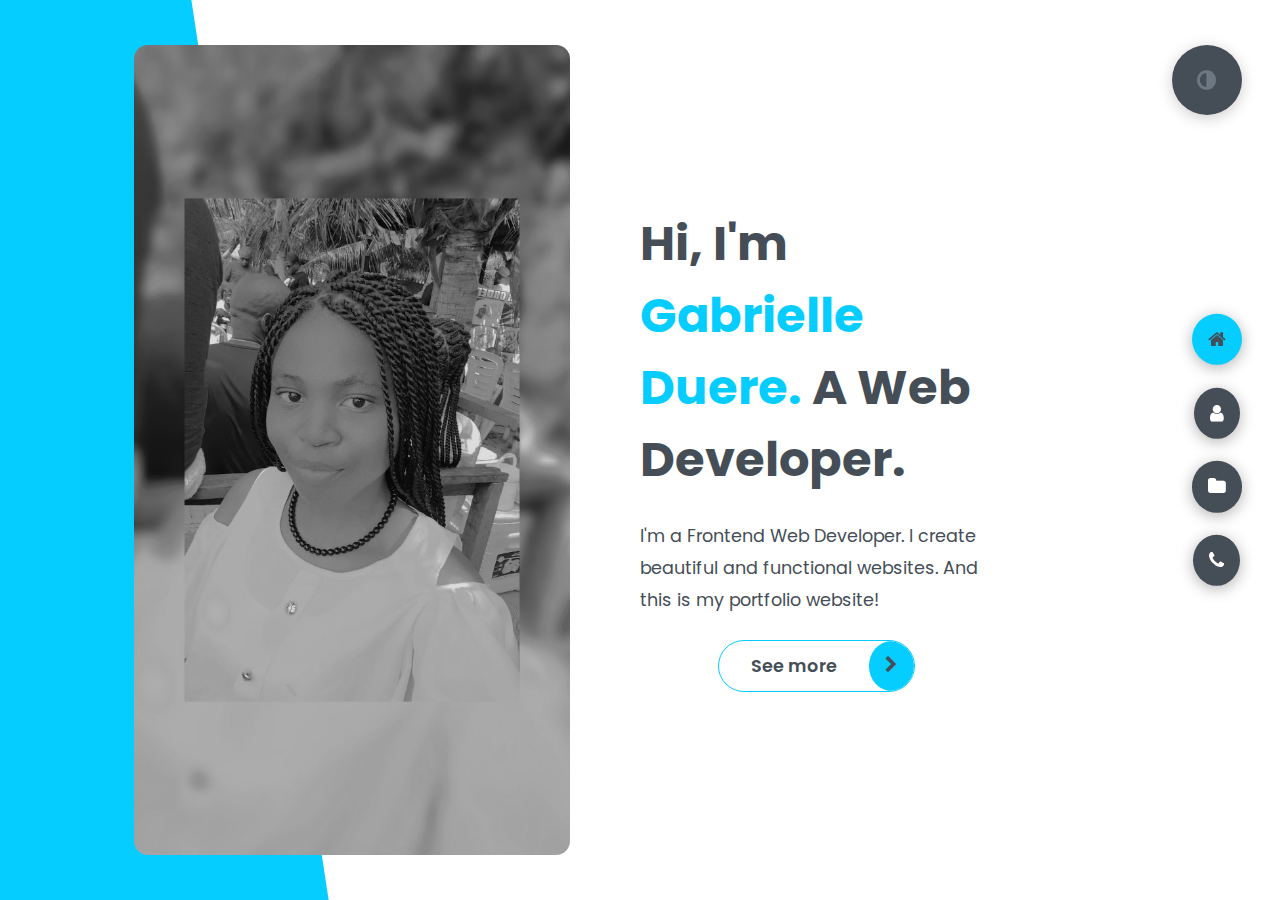
<file: index.html>
<!DOCTYPE html>
<html lang="en">
<head>
    <meta charset="UTF-8">
    <meta http-equiv="X-UA-Compatible" content="IE=edge">
    <meta name="viewport" content="width=device-width, initial-scale=1.0">
    <link rel="stylesheet" href="https://stackpath.bootstrapcdn.com/font-awesome/4.7.0/css/font-awesome.min.css" />
    <link rel="stylesheet" href="styles.css">
    <link rel="preconnect" href="https://fonts.googleapis.com">
    <link rel="preconnect" href="https://fonts.gstatic.com" crossorigin>
    <link href="https://fonts.googleapis.com/css2?family=Poppins:ital,wght@0,100;0,200;0,300;0,400;0,500;0,600;0,700;0,800;0,900;1,100;1,200;1,300;1,400;1,500;1,600;1,700;1,800;1,900&display=swap" rel="stylesheet">
    <title>Portfolio</title>
</head>
<body class="main-content light-mode">
    <header class="section sec1 header active" id="home">
        <div class="header-content">
            <div class="left-header">
                <div class="h-shape"></div>
                <div class="image">
                    <img src="/images/hero.jpg" alt="">
                </div>
            </div>
            <div class="right-header">
                <h1 class="name">
                    Hi, I'm <span class="name">Gabrielle Duere.</span>
                    A Web Developer.
                </h1>
                <p>
                    I'm a Frontend Web Developer. I create beautiful and functional websites.
                    And this is my portfolio website!
                </p>
                <div class="btn-con">
                    <a href="../pages/about.html" class="main-btn">
                        <span class="btn-text">
                            See more
                        </span>
                        <span class="btn-icon">
                            <i class="fa fa-chevron-right"></i>
                        </span>
                    </a>
                </div>
                
            </div>
        </div>
    </header>
    <div class="controls">
        <a href="/index.html"><div class="control con-1 active-btn" data-id="home"><i class="fa fa-home"></i></div></a>
        <a href="/pages/about.html"><div class="control con-2" data-id="about"><i class="fa fa-user"></i></div></a>
        <a href="/pages/portfolio.html"><div class="control con-3" data-id="portfolio"><i class="fa fa-folder"></i></div></a>
        <a href="/pages/contact.html"><div class="control con-5" data-id="contact"><i class="fa fa-phone"></i></div></a>
    </div>

    <div class="theme-btn">
        <i class="fa fa-adjust"></i>
    </div>

    <script src="app.js"></script>
</body>
</html>
</file>
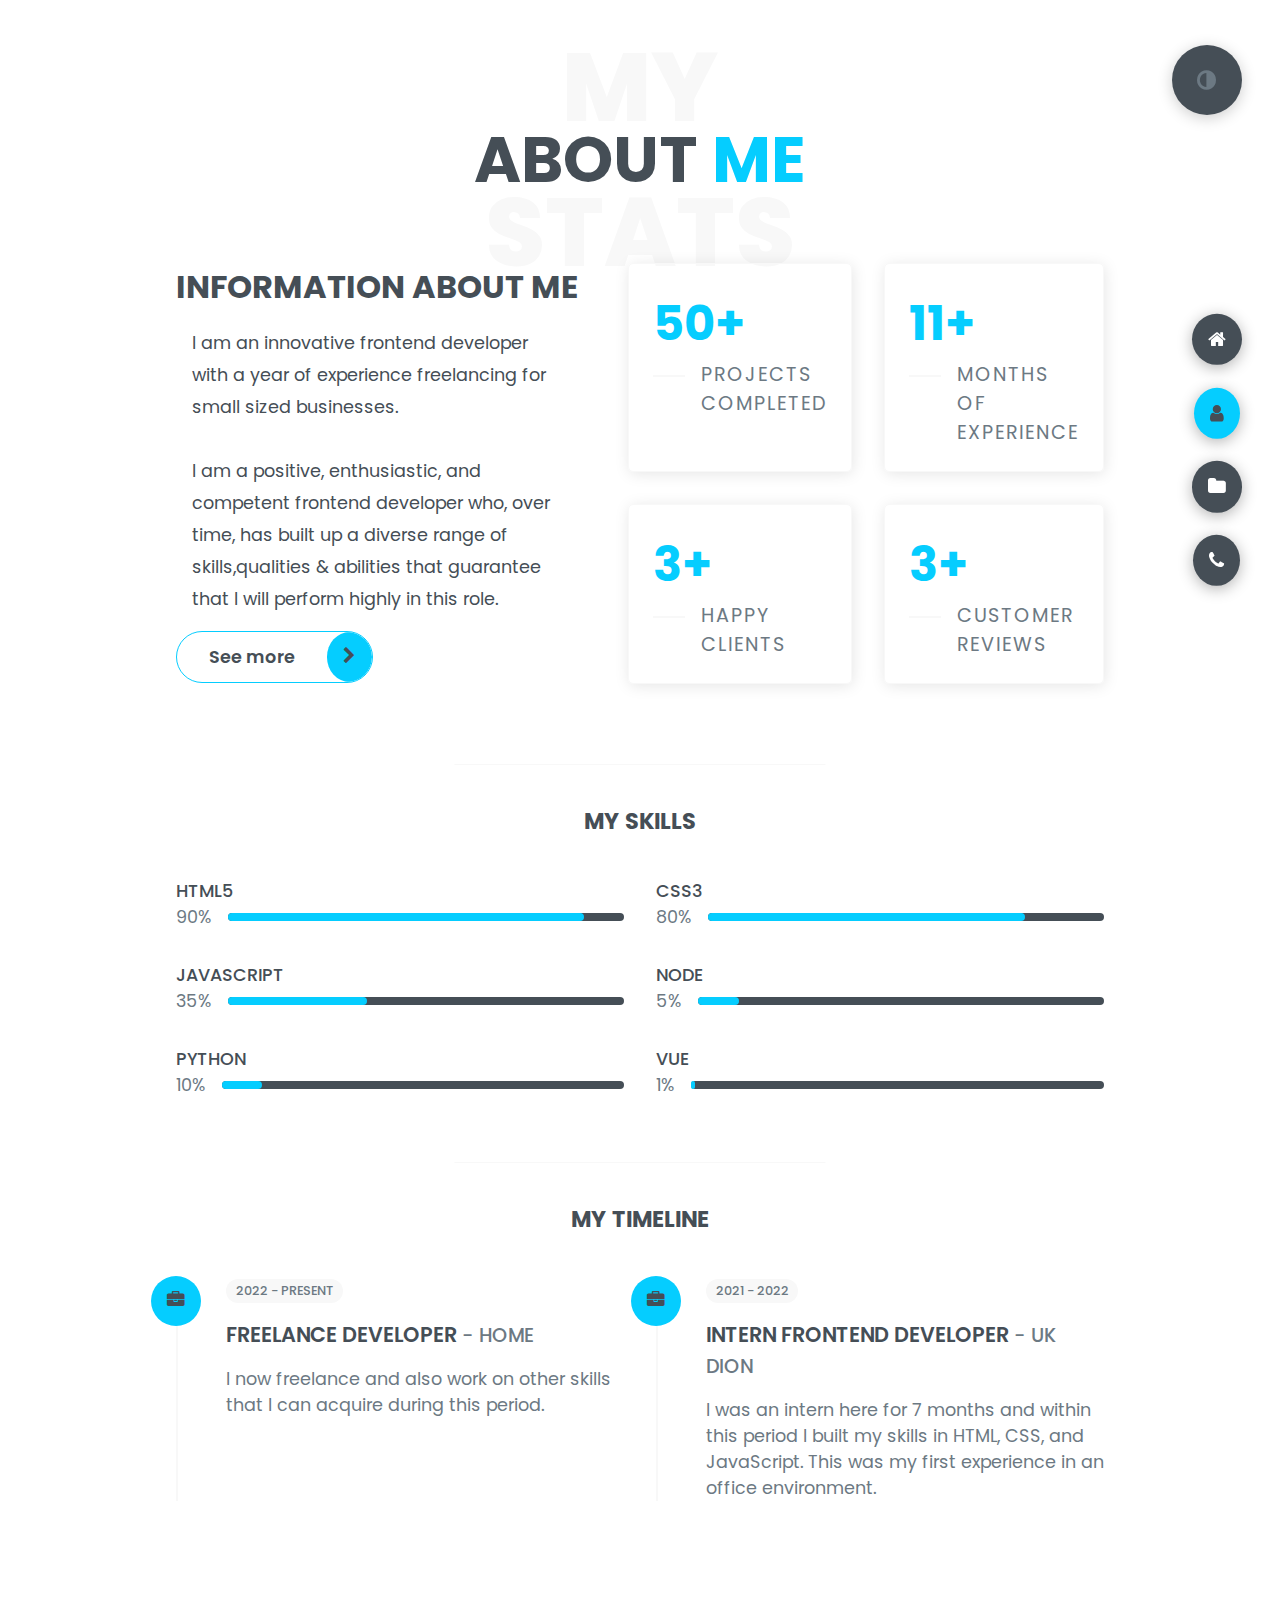
<file: pages/about.html>
<!DOCTYPE html>
<html lang="en">
    <head>
        <meta charset="utf-8">
        <meta name="viewport" content="width=device-width, initial-scale=1, shrink-to-fit=no">
        
        <!-- SEO Meta Tags -->
        <meta name="description" content="Your description">
        <meta name="author" content="Your name">
    
        <!-- OG Meta Tags to improve the way the post looks when you share the page on Facebook, Twitter, LinkedIn -->
        <meta property="og:site_name" content="" /> <!-- website name -->
        <meta property="og:site" content="" /> <!-- website link -->
        <meta property="og:title" content=""/> <!-- title shown in the actual shared post -->
        <meta property="og:description" content="" /> <!-- description shown in the actual shared post -->
        <meta property="og:image" content="" /> <!-- image link, make sure it's jpg -->
        <meta property="og:url" content="" /> <!-- where do you want your post to link to -->
        <meta name="twitter:card" content="summary_large_image"> <!-- to have large image post format in Twitter -->
    
        <!-- Webpage Title -->
        <title>About Page</title>
        
        <!-- Styles -->
        <link rel="stylesheet" href="https://stackpath.bootstrapcdn.com/font-awesome/4.7.0/css/font-awesome.min.css" />

    <link rel="stylesheet" href="../styles.css">

    <link rel="preconnect" href="https://fonts.googleapis.com">

    <link rel="preconnect" href="https://fonts.gstatic.com" crossorigin>

    <link href="https://fonts.googleapis.com/css2?family=Poppins:ital,wght@0,100;0,200;0,300;0,400;0,500;0,600;0,700;0,800;0,900;1,100;1,200;1,300;1,400;1,500;1,600;1,700;1,800;1,900&display=swap" rel="stylesheet">

        <!-- Favicon  -->
        <link rel="icon" href="images/favicon.png">
    </head>
<body class="main-content light-mode">
    <main>
        <section class="section sec2 about active" id="about">
            <div class="main-title">
                <h2>About <span>me</span> <span class="bg-text">my stats</span></h2>
            </div>
            <div class="about-con">
                <div class="left-about">
                    <h4>Information About Me</h4>
                    <p>
                        I am an innovative frontend developer with a year of experience 
                        freelancing for small sized businesses. <br> <br> I am a positive, 
                        enthusiastic, and competent frontend developer who, over time, 
                        has built up a diverse range of skills,qualities & abilities that 
                        guarantee that I will perform highly in this role.
                    </p>
                    <div class="btn-con">
                        <a href="/pages/portfolio.html" class="main-btn">
                            <span class="btn-text">
                                See more
                            </span>
                            <span class="btn-icon">
                                <i class="fa fa-chevron-right"></i>
                            </span>
                        </a>
                    </div>
                </div>
                <div class="right-about">
                    <div class="about-item">
                        <div class="abt-text">
                            <p class="large-text">50+</p>
                            <p class="small-text">Projects <br> Completed</p>
                        </div>
                    </div>
                    <div class="about-item">
                        <div class="abt-text">
                            <p class="large-text">11+</p>
                            <p class="small-text">months of<br> Experience</p>
                        </div>
                    </div>
                    <div class="about-item">
                        <div class="abt-text">
                            <p class="large-text">3+</p>
                            <p class="small-text">Happy <br>clients</p>
                        </div>
                    </div>
                    <div class="about-item">
                        <div class="abt-text">
                            <p class="large-text">3+</p>
                            <p class="small-text">customer <br> reviews</p>
                        </div>
                    </div>
                </div>
            </div>
            <div class="about-stats">
                <h4 class="stat-title">My Skills</h4>
                <div class="progress-bars">
                    <div class="progress-bar">
                        <p class="progress-title">
                            html5
                        </p>
                        <div class="progress-con">
                            <p class="prog-text">90%</p>
                            <div class="progress">
                                <span class="html"></span>
                            </div>
                        </div>
                    </div>
                    <div class="progress-bar">
                        <p class="progress-title">
                            css3
                        </p>
                        <div class="progress-con">
                            <p class="prog-text">80%</p>
                            <div class="progress">
                                <span class="css"></span>
                            </div>
                        </div>
                    </div>
                    <div class="progress-bar">
                        <p class="progress-title">
                            JavaScript
                        </p>
                        <div class="progress-con">
                            <p class="prog-text">35%</p>
                            <div class="progress">
                                <span class="js"></span>
                            </div>
                        </div>
                    </div>
                    <div class="progress-bar">
                        <p class="progress-title">
                            node
                        </p>
                        <div class="progress-con">
                            <p class="prog-text">5%</p>
                            <div class="progress">
                                <span class="api"></span>
                            </div>
                        </div>
                    </div>
                    <div class="progress-bar">
                        <p class="progress-title">
                            python
                        </p>
                        <div class="progress-con">
                            <p class="prog-text">10%</p>
                            <div class="progress">
                                <span class="python"></span>
                            </div>
                        </div>
                    </div>
                    <div class="progress-bar">
                        <p class="progress-title">
                            vue
                        </p>
                        <div class="progress-con">
                            <p class="prog-text">1%</p>
                            <div class="progress">
                                <span class="vue"></span>
                            </div>
                        </div>
                    </div>
                </div>
            </div>
            <h4 class="stat-title">My timeline</h4>
            <div class="timeline">
                <div class="timeline-item">
                    <div class="tl-icon">
                        <i class="fa fa-briefcase"></i>
                    </div>
                    <p class="tl-duration">2022 - present</p>
                    <h5>Freelance Developer <span> - Home</span></h5>
                    <p>
                        I now freelance and also work on other skills that I 
                        can acquire during this period.
                    </p>
                </div>
                <div class="timeline-item">
                    <div class="tl-icon">
                        <i class="fa fa-briefcase"></i>
                    </div>
                    <p class="tl-duration">2021 - 2022</p>
                    <h5>Intern Frontend Developer <span> - UK Dion</span></h5>
                    <p>
                        I was an intern here for 7 months and within this period I 
                        built my skills in HTML, CSS, and JavaScript. This was my first 
                        experience in an office environment.
                    </p>
                </div>
            </div>
        </section>
    </main>
    <div class="controls">
        <a href="/index.html"><div class="control con-1" data-id="home"><i class="fa fa-home"></i> </div></a>
        <a href="/pages/about.html"><div class="control con-2 active-btn" data-id="about"><i class="fa fa-user"></i></div></a>
        <a href="/pages/portfolio.html"><div class="control con-3" data-id="portfolio"><i class="fa fa-folder"></i></div></a>
        <a href="/pages/contact.html"><div class="control con-5" data-id="contact"><i class="fa fa-phone"></i></div></a>
    </div>

    <div class="theme-btn">
        <i class="fa fa-adjust"></i>
    </div>

    <script src="../app.js"></script>
</body>
    
</html>
</file>
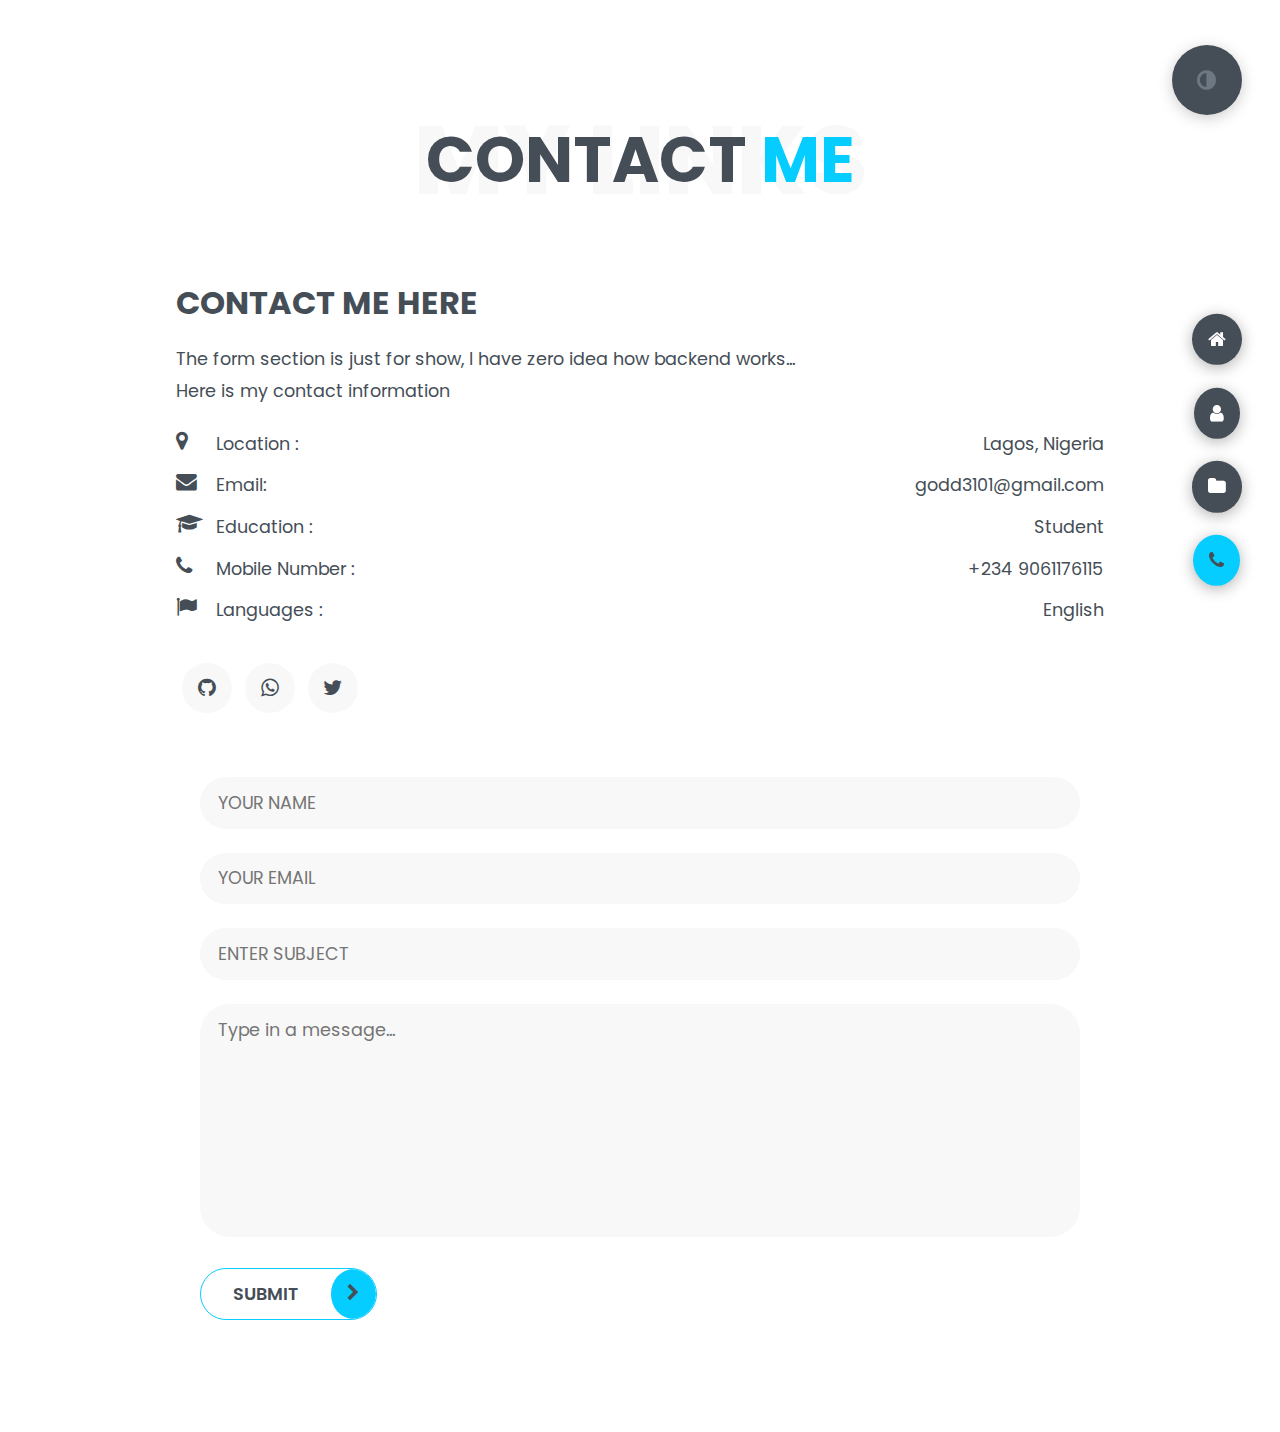
<file: pages/contact.html>
<!DOCTYPE html>
<html lang="en">
<head>
    <meta charset="UTF-8">
    <meta http-equiv="X-UA-Compatible" content="IE=edge">
    <meta name="viewport" content="width=device-width, initial-scale=1.0">
    <link rel="stylesheet" href="https://stackpath.bootstrapcdn.com/font-awesome/4.7.0/css/font-awesome.min.css" />
    <link rel="stylesheet" href="../styles.css">
    <link rel="preconnect" href="https://fonts.googleapis.com">
    <link rel="preconnect" href="https://fonts.gstatic.com" crossorigin>
    <link href="https://fonts.googleapis.com/css2?family=Poppins:ital,wght@0,100;0,200;0,300;0,400;0,500;0,600;0,700;0,800;0,900;1,100;1,200;1,300;1,400;1,500;1,600;1,700;1,800;1,900&display=swap" rel="stylesheet">
    <title>Portfolio</title>
</head>
<body class="main-content light-mode">
    <main>
        <section class="section sec5 contact active" id="contact">
            <div class="contact-container">
                <div class="main-title">
                    <h2>Contact<span> me</span> <span class="bg-text">my links</span></h2>
                </div>
                <div class="contact-content-con">
                    <div class="left-contact">
                        <h4>Contact Me Here</h4>
                        <p>
                            The form section is just for show, I have zero idea how backend
                            works... <br> Here is my contact information
                        </p>
                        <div class="contact-info">
                            <div class="contact-item">
                                <div class="icon">
                                    <span>
                                        <i class="fa fa-map-marker"></i>
                                    </span>
                                     Location :
                                </div>
                                <p>Lagos, Nigeria</p>
                            </div>
                            <div class="contact-item">
                                <div class="icon">
                                    <span>
                                        <i class="fa fa-envelope"></i>
                                    </span>
                                     Email:
                                </div>
                                <p> godd3101@gmail.com</p>
                            </div>
                            <div class="contact-item">
                                <div class="icon">
                                    <span>
                                        <i class="fa fa-graduation-cap"></i>
                                    </span>
                                     Education :
                                </div>
                                <p>Student</p>
                            </div>
                            <div class="contact-item">
                                <div class="icon">
                                    <span>
                                        <i class="fa fa-phone"></i>
                                    </span>
                                     Mobile Number :
                                </div>
                                <p>+234 9061176115</p>
                            </div>
                            <div class="contact-item">
                                <div class="icon">
                                    <span><i class="fa fa-flag"></i></span>
                                     Languages :
                                </div>
                                <p>English</p>
                            </div>
                        </div>
                        <div class="contact-icons">
                            <div class="contact-icon">
                                <a href="https://github.com/Gabrielle3101/"><i class="fa fa-github"></i></a>
                            </div>
                            <div class="contact-icon">
                                <a href="https://wa.me/message/NMHTBQ3AHOCOJ1/"><i class="fa fa-whatsapp"></i></a>
                            </div>
                            <div class="contact-icon">
                                <a href="https://mobile.twitter.com/__simpledev/"><i class="fa fa-twitter"></i></a>
                            </div>
                        </div>
                    </div>
                    <div class="right-contact">
                        <form class="contact-form" action="">
                            <div class="input-control ic2">
                                <input type="text" required placeholder="YOUR NAME" name="" id="">
                                <input class="last" type="email" required placeholder="YOUR EMAIL" name="" id="">
                            </div>
                            <div class="input-control">
                                <input type="text" required placeholder="ENTER SUBJECT" name="" id="">
                            </div>
                            <div class="input-control">
                                <textarea placeholder="Type in a message..." name="" id="" cols="15" rows="8"></textarea>
                            </div>
                            <div class="submit-btn">
                                <a href="/about.html" class="main-btn">
                                    <span class="btn-text">
                                        SUBMIT
                                    </span>
                                    <span class="btn-icon">
                                        <i class="fa fa-chevron-right"></i>
                                    </span>
                                </a>
                            </div>
                        </form>
                    </div>
                </div>
            </div>
        </section>
    </main>
    <div class="controls">
        <a href="../index.html"><div class="control con-1" data-id="home"><i class="fa fa-home"></i></div></a>
        <a href="/pages/about.html"><div class="control con-2" data-id="about"><i class="fa fa-user"></i></div></a>
        <a href="/pages/portfolio.html"><div class="control con-3" data-id="portfolio"><i class="fa fa-folder"></i></div></a>
        <a href="/pages/contact.html"><div class="control con-5 active-btn" data-id="contact"><i class="fa fa-phone"></i></div></a>
    </div>

    <div class="theme-btn">
        <i class="fa fa-adjust"></i>
    </div>

    <script src="../app.js"></script>
</body>
</html>
</file>
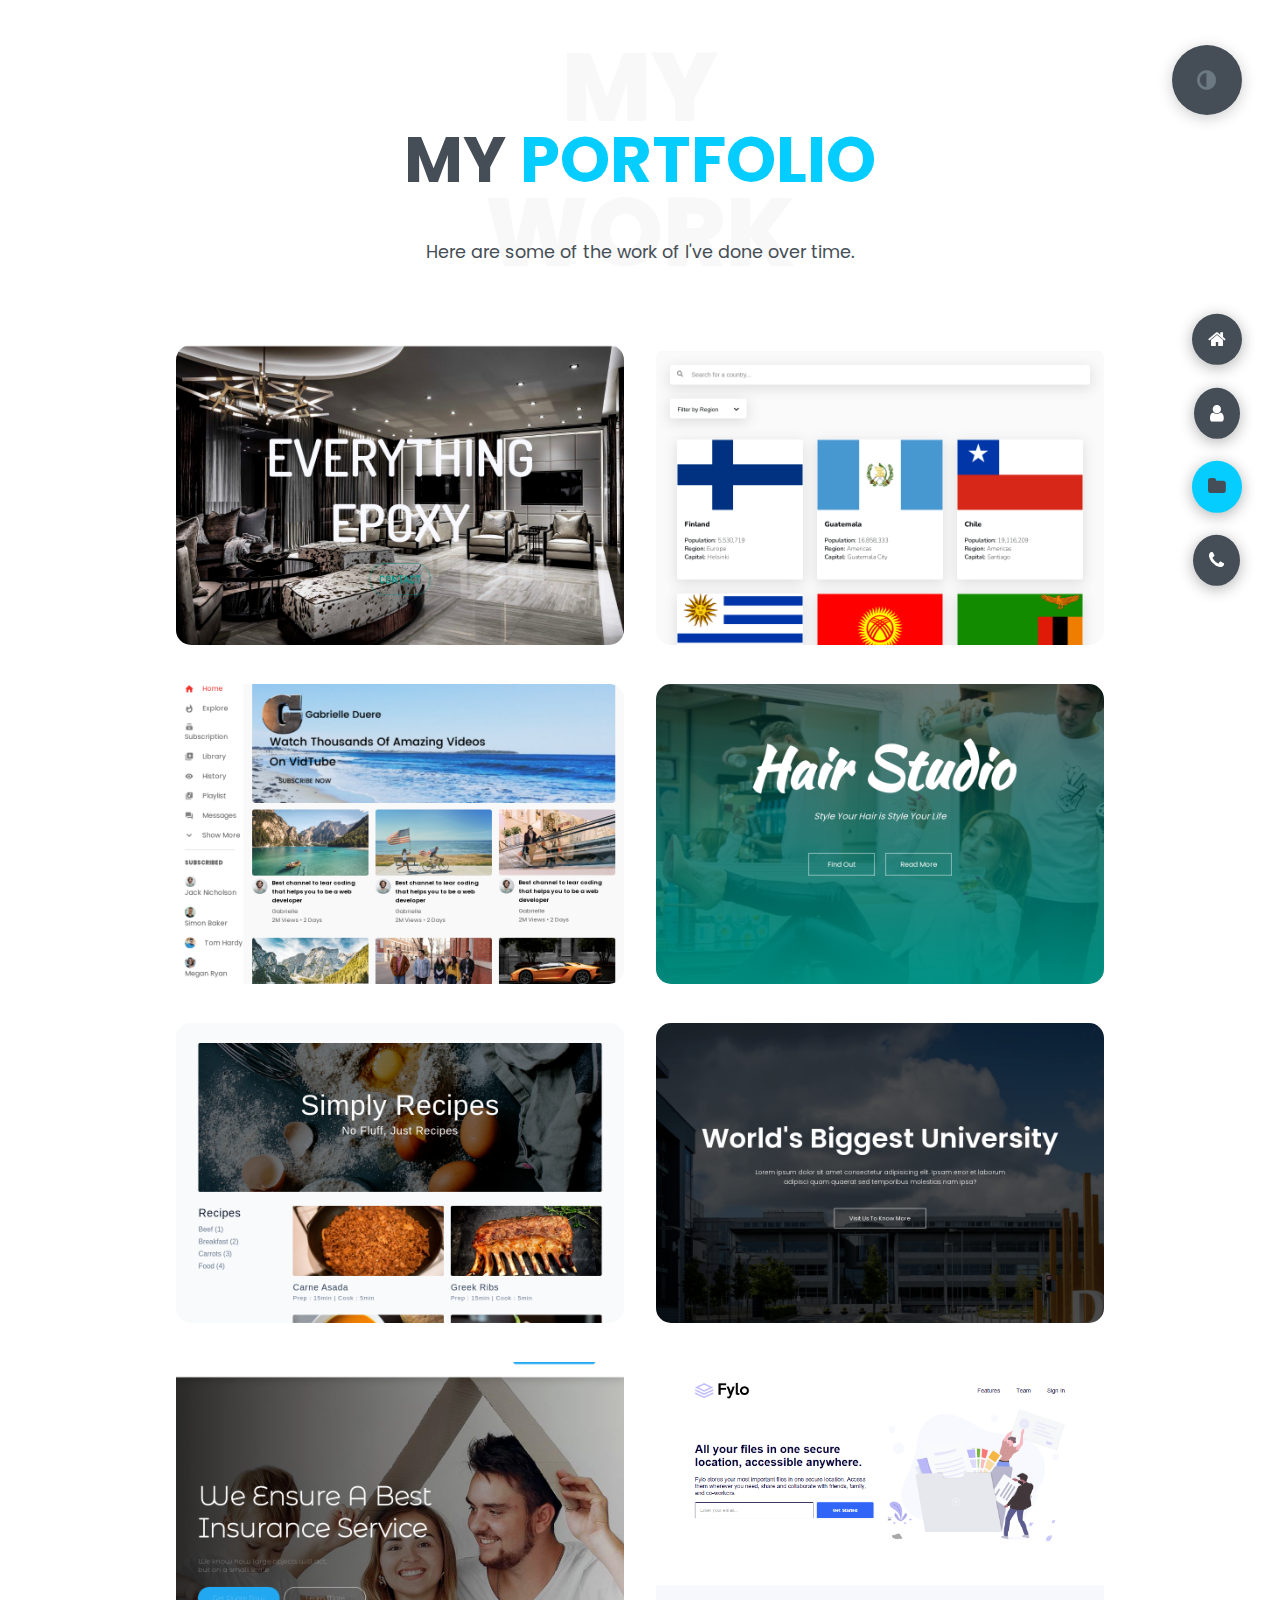
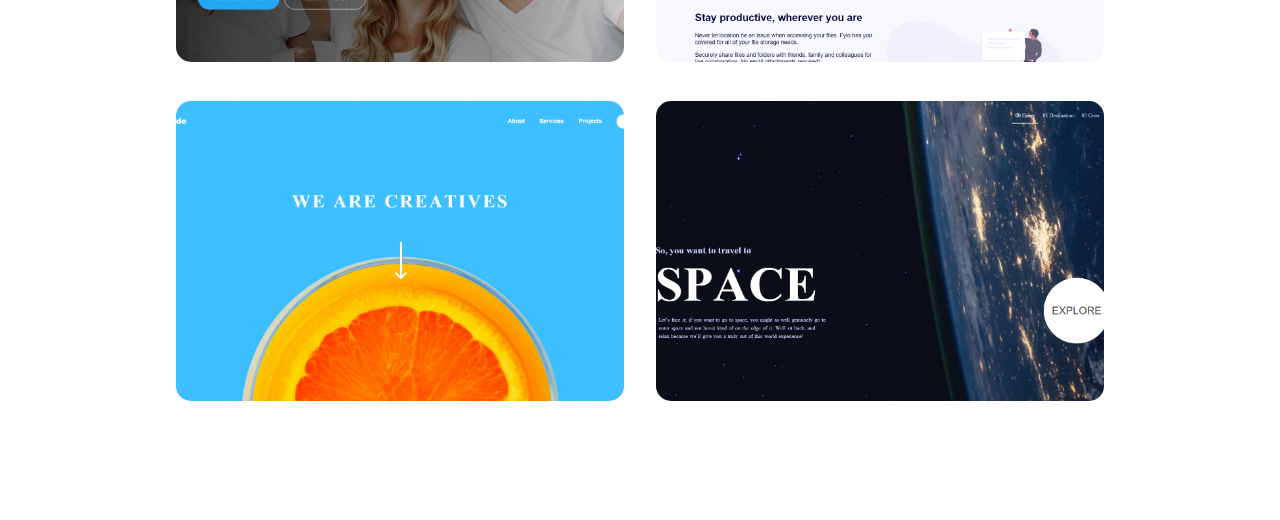
<file: pages/portfolio.html>
<!DOCTYPE html>
<html lang="en">
<head>
    <meta charset="UTF-8">
    <meta http-equiv="X-UA-Compatible" content="IE=edge">
    <meta name="viewport" content="width=device-width, initial-scale=1.0">
    <link rel="stylesheet" href="https://stackpath.bootstrapcdn.com/font-awesome/4.7.0/css/font-awesome.min.css" />
    <link rel="stylesheet" href="../styles.css">
    <link rel="preconnect" href="https://fonts.googleapis.com">
    <link rel="preconnect" href="https://fonts.gstatic.com" crossorigin>
    <link href="https://fonts.googleapis.com/css2?family=Poppins:ital,wght@0,100;0,200;0,300;0,400;0,500;0,600;0,700;0,800;0,900;1,100;1,200;1,300;1,400;1,500;1,600;1,700;1,800;1,900&display=swap" rel="stylesheet">
    <title>Portfolio</title>
</head>
<body class="main-content light-mode">
    <main>
        <section class="section sec3 portfolio active" id="portfolio">
            <div class="main-title">
                <h2>my <span>portfolio</span> <span class="bg-text">my work</span></h2>
            </div>
            <p class="portfolio-text">
                Here are some of the work of I've done over time.
            </p>
            <div class="portfolios">
                <div class="portfolio-item">
                    <div class="images">
                        <img src="../images/everything-epoxy.png" alt="">
                    </div>
                    <div class="hover-items">
                        <h3>Project Source</h3>
                        <div class="icons">
                            <a class="icon" target="_blank" href="https://github.com/Gabrielle3101/everything-epoxy/"><i class="fa fa-github"></i></a>
                            <a class="icon" target="_blank" href="https://everything-epoxy.netlify.app"><i class="fa fa-arrow-circle-right"></i></a>
                        </div>
                    </div>
                </div>
                <div class="portfolio-item">
                    <div class="images">
                        <img src="../images/rest.png" alt="">
                    </div>
                    <div class="hover-items">
                        <h3>Project Source</h3>
                        <div class="icons">
                            <a class="icon" target="_blank" href="https://github.com/Gabrielle3101/rest-countries-api/"><i class="fa fa-github"></i></a>
                            <a class="icon" target="_blank" href="https://gabbie-rest-countries-api.netlify.app"><i class="fa fa-arrow-circle-right"></i></a>
                        </div>
                    </div>
                </div>
                <div class="portfolio-item">
                    <div class="images">
                        <img src="../images/vidtube.png" alt="">
                    </div>
                    <div class="hover-items">
                        <h3>Project Source</h3>
                        <div class="icons">
                            <a class="icon" target="_blank" href="https://github.com/Gabrielle3101/youtube-clone/"><i class="fa fa-github"></i></a>
                            <a class="icon" target="_blank" href="https://vidtube-gabbie.netlify.app"><i class="fa fa-arrow-circle-right"></i></a>
                        </div>
                    </div>
                </div>
                <div class="portfolio-item">
                    <div class="images">
                        <img src="../images/barber.png" alt="">
                    </div>
                    <div class="hover-items">
                        <h3>Project Source</h3>
                        <div class="icons">
                            <a class="icon" target="_blank" href="https://github.com/Gabrielle3101/barber-website/"><i class="fa fa-github"></i></a>
                            <a class="icon" target="_blank" href="https://barber-shop-gabbie.netlify.app"><i class="fa fa-arrow-circle-right"></i></a>
                        </div>
                    </div>
                </div>
                <div class="portfolio-item">
                    <div class="images">
                        <img src="../images/simply-recipes.png" alt="">
                    </div>
                    <div class="hover-items">
                        <h3>Project Source</h3>
                        <div class="icons">
                            <a class="icon" target="_blank" href="https://github.com/Gabrielle3101/simply-recipes-gabbie/"><i class="fa fa-github"></i></a>
                            <a class="icon" target="_blank" href="https://simply-recipes-gabbie.netlify.app"><i class="fa fa-arrow-circle-right"></i></a>
                        </div>
                    </div>
                </div>
                <div class="portfolio-item">
                    <div class="images">
                        <img src="../images/eduford.png" alt="">
                    </div>
                    <div class="hover-items">
                        <h3>Project Source</h3>
                        <div class="icons">
                            <a class="icon" href="" target="_blankhttps://github.com/Gabrielle3101/university-project/"><i class="fa fa-github"></i></a>
                            <a class="icon" href="https://university-website-gabbie.netlify.app" target="_blank"><i class="fa fa-arrow-circle-right"></i></a>
                        </div>
                    </div>
                </div>
                <div class="portfolio-item">
                    <div class="images">
                        <img src="../images/insurantly.png" alt="">
                    </div>
                    <div class="hover-items">
                        <h3>Project Source</h3>
                        <div class="icons">
                            <a class="icon" target="_blank" href="https://github.com/Gabrielle3101/my-first-website/"><i class="fa fa-github"></i></a>
                            <a class="icon" href="https://first-website-gabby.netlify.app" target="_blank"><i class="fa fa-arrow-circle-right"></i></a>
                        </div>
                    </div>
                </div>
                <div class="portfolio-item">
                    <div class="images">
                        <img src="../images/fylo.png" alt="">
                    </div>
                    <div class="hover-items">
                        <h3>Project Source</h3>
                        <div class="icons">
                            <a class="icon" target="_blank" href="https://github.com/Gabrielle3101/fylo-landing-page-fm/"><i class="fa fa-github"></i></a>
                            <a class="icon" target="_blank" href="https://gabbie-fylo-landing-page.netlify.app"><i class="fa fa-arrow-circle-right"></i></a>
                        </div>
                    </div>
                </div>
                <div class="portfolio-item">
                    <div class="images">
                        <img src="../images/sunnyside.png" alt="">
                    </div>
                    <div class="hover-items">
                        <h3>Project Source</h3>
                        <div class="icons">
                            <a class="icon" target="_blank" href="https://github.com/Gabrielle3101/sunnyside-fm/"><i class="fa fa-github"></i></a>
                            <a class="icon" target="_blank" href="https://sunnyside-fm.netlify.app"><i class="fa fa-arrow-circle-right"></i></a>
                        </div>
                    </div>
                </div>
                <div class="portfolio-item">
                    <div class="images">
                        <img src="../images/space.png" alt="">
                    </div>
                    <div class="hover-items">
                        <h3>Project Source</h3>
                        <div class="icons">
                            <a class="icon" target="_blank" href="https://github.com/Gabrielle3101/space-tourism/"><i class="fa fa-github"></i></a>
                            <a class="icon" target="_blank" href="https://gabbie-space-tourism.netlify.app"><i class="fa fa-arrow-circle-right"></i></a>
                        </div>
                    </div>
                </div>
            </div>
        </section>
    </main>
    <div class="controls">
        <a href="/index.html"><div class="control con-1" data-id="home"><i class="fa fa-home"></i></div></a>
        <a href="/pages/about.html"><div class="control con-2" data-id="about"><i class="fa fa-user"></i></div></a>
        <a href="/pages/portfolio.html"><div class="control con-3 active-btn" data-id="portfolio"><i class="fa fa-folder"></i></div></a>
        <a href="/pages/contact.html"><div class="control con-5" data-id="contact"><i class="fa fa-phone"></i></div></a>
    </div>

    <div class="theme-btn">
        <i class="fa fa-adjust"></i>
    </div>

    <script src="../app.js"></script>
</body>
</html>
</file>
<file: styles.css>
* {
    margin: 0;
    padding: 0;
    box-sizing: border-box;
    list-style: none;
}

:root {
    --color-primary: #191d2b;
    --color-sec: #462fc9;
    --color-white: #ffffff;
    --color-black: #000000;
    --color-gray0: #f8f8f8;
    --color-gray1: #dbe1e8;
    --color-gray2: #b2becd;
    --color-gray3: #6c7983;
    --color-gray4: #454e56;
    --color-gray5: #2a2e35;
    --color-gray6: #12181b;
    --br-sm-2: 14px;
    --transition: all .4s ease-in-out;
    --shadow1: 0 3px 15px rgba(0,0,0,0.3);
}

.light-mode {
    --color-primary: #ffffff;
    --color-sec: #05cdff;
    --color-white: #454e56;
    --color-black: #000;
    --color-gray0: #f8f8f8;
    --color-gray1: #6c7983;
    --color-gray2: #6c7983;
    --color-gray3: #6c7983;
    --color-gray4: #454e56;
    --color-gray5: #f8f8f8;
    --color-gray6: #12181b;
}

body{
    background-color: var(--color-primary);
    font-family: 'Poppins', sans-serif !important;
    font-size: 1.1rem;
    color: var(--color-white);
    transition: all .4s ease-in-out;
}

a {
    display: inline-block;
    text-decoration: none;
    color: inherit;
    font-family: inherit;
}

header {
    min-height: 100vh;
    color: var(--color-white);
    overflow: hidden;
}

section {
    min-height: 100vh;
    width: 100%;
    position: absolute;
    top: 0;
    left: 0;
    padding: 3rem 18rem;
}

.section {
    transform: translateY(-100%) scale(0);
    transition: var(--transition);
    background-color: var(--color-primary);
}

.sec1 {
    display: none;
    transform: translateY(0) scale(1);
}

.sec2 {
    display: none;
    transform: translateY(0) scale(1);
}

.sec3 {
    display: none;
    transform: translateY(0) scale(1);
}

.sec4 {
    display: none;
    transform: translateY(0) scale(1);
}

.sec5 {
    display: none;
    transform: translateY(0) scale(1);
}

.active {
    display: block;
    animation: scaleAnim 1s ease-in;
}

@keyframes scaleAnim {
    0%{
        transform: translateY(-100%) scale(0)
    }
    100%{
        transform: translateY(0) scale(1)
    }
}

/* -------- */
/* controls */
/* -------- */
.controls {
    position: fixed;
    z-index: 10;
    top: 50%;
    right: 3%;
    display: flex;
    flex-direction: column;
    transform: translateY(-50%);
    align-items: center;
    justify-content: center;
}

.control {
    padding: 1rem;
    cursor: pointer;
    background-color: var(--color-gray4);
    border-radius: 50%;
    display: flex;
    align-items: center;
    justify-content: center;
    color: white !important;
    margin: .7rem 0;
    box-shadow: var(--shadow1);
    font-size: 1.2rem;
    transition: var(--transition);
}

.control:hover {
    transform: translateY(-5px);
}

.controls .active-btn {
    background-color: var(--color-sec) !important; 
    transition: var(--transition);
    color: var(--color-white) !important;
}

.theme-btn {
    position: fixed;
    cursor: pointer;
    width: 70px;
    height: 70px;
    border-radius: 50%;
    background-color: var(--color-gray4);
    display: flex;
    justify-content: center;
    align-items: center;
    top: 5%;
    right: 3%;
    box-shadow: 0 3px 15px rgba(0, 0, 0, .2);
    transition: all .1s ease-in-out;
}

.theme-btn p {
    font-size: 15px !important;
    color: var(--color-gray2);
    pointer-events: none;
}

.theme-btn i {
    font-size: 1.4rem;
    color: var(--color-gray2);
    pointer-events: none;
}

.theme-btn:active {
    transform: translateY(-5px);
}

.theme-btn p {
    font-size: 1.2rem;
    color: var(--color-gray2);
    pointer-events: none;
}

/* -------------- */
/* header content */
/* -------------- */


.header-content {
    display: grid;
    grid-template-columns: repeat(2, 1fr);
    min-height: 100vh;
}

.left-header {
    display: flex;
    align-items: center;
    justify-content: center;
    position: relative;
}

.h-shape {
    transition: var(--transition);
    width: 65%;
    height: 100%;
    background-color: var(--color-sec);
    position: absolute;
    left: 0;
    top: 0;
    z-index: -1;
    clip-path: polygon(0 0, 46% 0, 79% 100%, 0 100%);
}

.image {
    border-radius: var(--br-sm-2);
    height: 90%;
    width: 68%;
    margin-left: 4rem;
    /* background-color: var(--color-black); */
    transition: var(--transition);
}

.image img {
    height: 100%;
    width: 100%;
    border-radius: var(--br-sm-2);
    object-fit: cover;
    transition: var(--transition);
    filter: grayscale(100%);
}

.image img:hover {
    filter: grayscale(0);
}

.right-header {
    display: flex;
    flex-direction: column;
    justify-content: center;
    padding-right: 18rem;
}

.right-header .name {
    font-size: 3rem;
}

.right-header .name span {
    color: var(--color-sec);
}

.right-header p {
    margin: 1.5rem 0;
    line-height: 2rem;
}

/* ------*/
/* about */
/* ------*/

.about-con {
    display: grid;
    grid-template-columns: repeat(2, 1fr);
    padding-top: 3.5rem;
    padding-bottom: 5rem;
}

.about-con .left-about {
    padding-right: 3rem;
}

.about-con .left-about p {
    line-height: 2rem;
    padding: 1rem;
}

.about-con .left-about h4 {
    font-size: 2rem;
    text-transform: uppercase;
}

.about-con .right-about {
    display: grid;
    grid-template-columns: repeat(2, 1fr);
    grid-gap: 2rem;
}

.about-item {
    border: 1px solid var(--color-gray5);
    border-radius: 5px;
    transition: var(--transition);
    box-shadow: 1px 2px 15px rgba(0, 0, 0, .1);
}

.about-item:hover {
    cursor: default;
    transform: translateY(-5px);
    border: 1px solid var(--color-sec);
    box-shadow: 1px 4px 15px rgba(0, 0, 0, .32);
}

.abt-text {
    padding: 1.5rem;
    display: flex;
    flex-direction: column;
}

.abt-text .large-text {
    font-size: 3rem;
    font-weight: 700;
    color: var(--color-sec);
}

.abt-text .small-text {
    padding-left: 3rem;
    text-transform: uppercase;
    position: relative;
    font-size: 1.2rem;
    color: var(--color-gray1);
    letter-spacing: 2px;
}

.abt-text .small-text::before {
    content: '';
    position: absolute;
    left: 0;
    top: 15px;
    width: 2rem;
    height: 2px;
    background-color: var(--color-gray5);
}

.about-stats {
    padding-bottom: 4rem;
}

.progress-bars {
    display: grid;
    grid-template-columns: repeat(2, 1fr);
    grid-gap: 2rem;
}

.progress-bar {
    display: flex;
    flex-direction: column;
}

.progress-title {
    text-transform: uppercase;
    font-weight: 500;
}

.progress-con {
    display: flex;
    align-items: center;
}

.prog-text {
    color: var(--color-gray2);
}

.progress {
    width: 100%;
    height: .45rem;
    border-radius: 100px;
    background-color: var(--color-gray4);
    margin-left: 1rem;
    position: relative;
}

.progress span {
    position: absolute;
    border-radius: 100px;
    left: 0;
    top: 0;
    height: 100%;
    background-color: var(--color-sec);
    transition: var(--transition);
}

.html {
    width: 90%;
}

.css {
    width: 80%;
}

.js {
    width: 35%;
}

.api {
    width: 10%;
}

.vue {
    width: 1%;
}

.python {
    width: 10%;
}

.stat-title {
    text-transform: uppercase;
    font-size: 1.4rem;
    text-align: center;
    padding: 2.5rem 0;
    position: relative;
}

.stat-title::before {
    content: '';
    left: 50%;
    top: 0;
    width: 40%;
    height: 1px;
    position: absolute;
    background-color: var(--color-gray5);
    transform: translateX(-50%);
}

/* -------- */
/* timeline */
/* -------- */

.timeline {
    display: grid;
    grid-template-columns: repeat(2, 1fr);
    grid-gap: 2rem;
    padding-bottom: 3rem;
}

.timeline-item {
    position: relative;
    padding-left: 3rem;
    border-left: 2px solid var(--color-gray5);
}

.tl-icon {
    position: absolute;
    left: -27px;
    top: 0;
    background-color: var(--color-sec);
    width: 50px;
    height: 50px;
    border-radius: 50%;
    display: flex;
    align-items: center;
    justify-content: center;
}

.tl-duration {
    padding: .2rem .6rem;
    background-color: var(--color-gray5);
    border-radius: 15px;
    display: inline-block;
    font-size: .8rem;
    text-transform: uppercase;
    font-weight: 500;
}

.timeline h5 {
    padding: 1rem 0rem;
    font-size: 1.3rem;
    text-transform: uppercase;
    font-weight: 600;
}

.timeline h5 span{
    color: var(--color-gray2);
    font-weight: 500;
    font-size: 1.2rem;
}

.timeline p {
    color: var(--color-gray2);
}

/* --------- */
/* portfolio */
/* --------- */

.portfolio-text {
    padding: 2rem 0;
    text-align: center;
}

.portfolios {
    display: grid;
    grid-template-columns: repeat(2, 1fr);
    grid-gap: 2rem;
    margin-top: 3rem;

}

.portfolio-item {
    position: relative;
}

.portfolio-item img {
    width: 100%;
    height: 300px;
    object-fit: cover;
    border-radius: 15px;
}

.portfolio-item .hover-items {
    width: 100%;
    background-color: var(--color-sec);
    position: absolute;
    left: 0;
    top: 0;
    height: 100%;
    border-radius: 15px;
    display: flex;
    flex-direction: column;
    align-items: center;
    justify-content: center;
    opacity: 0;
    transform: scale(0);
    transition: var(--transition);
}

.portfolio-item h3 {
    font-size: 1.5rem;
    color: var(--color-white);
    margin-bottom: 1.5rem;
}

.icons {
    display: flex;
    justify-content: center;
    align-items: center;
}

.icons .icon {
    background-color: var(--color-primary);
    border-radius: 50%;
    width: 50px;
    height: 50px;
    display: flex;
    align-items: center;
    justify-content: center;
    margin: 0 1rem;
    cursor: pointer;
    transition: var(--transition);
}

.icons .icon:hover {
    color: var(--color-primary);
    background-color: var(--color-white);
}

.portfolio-item:hover .hover-items {
    opacity: 1;
    transform: scale(1);
}

/* ------------ */
/* blog section */
/* ------------ */

.blogs-content {
    display: grid;
    grid-template-columns: repeat(3, 1fr);
    grid-gap: 2rem;
    margin-top: 3rem;
}

.blogs-content .blog {
    position: relative;
    background-color: var(--color-gray5);
    border-radius: 5px;
    box-shadow: 1px 1px 20px rgba(0, 0, 0, .1);
    transition: var(--transition);
}

.blog:hover{
    box-shadow: 1px 1px 20px rgba(0, 0, 0, .5);
    transform: translateY(-5px);
    transition: var(--transition);
}

.blog img {
    width: 100%;
    height: 300px;
    object-fit: cover;
    transition: var(--transition);
    border-top-left-radius: 5px;
    border-top-right-radius: 5px;
    filter: grayscale(100%);
}

.blog img:hover {
    /* object-fit: cover; */
    filter: grayscale(0);
    transform: scale(1.1);
    box-shadow: 1px 4px 20px rgba(0, 0, 0, .8);
}

.blog-text {
    margin-top: -7px;
    padding: 1.1rem;
    border-top: 8px solid var(--color-sec) ;
}

.blog-text h4{
    font-size: 1.5rem;
    margin-bottom: .7rem;
    transition: var(--transition);
    cursor: pointer;
}

.blog-text h4:hover {
    color: var(--color-sec);
}

.blog-text p {
    color: var(--color-gray2);
    line-height: 2rem;
    padding-bottom: 1rem;
    font-size: 1rem;
}

/* --------------- */
/* contact section */
/* --------------- */

.contact-content-con {
    display: flex;
    padding-top: 3.5rem;
}

.left-contact {
    flex: 2;
}

.left-contact h4 {
    margin-top: 1rem;
    text-transform: uppercase;
    font-size: 2rem;
}

.left-contact p {
    margin: 1rem 0;
    line-height: 2rem;
}

.contact-info .contact-item {
    display: flex;
    align-items: center;
    justify-content: space-between;
}

.contact-info p{
    margin: .3rem 0 !important;
    padding: 0 !important;
}

.contact-info .icon {
    display: grid;
    grid-template-columns: 40px 1fr ;
}

.contact-info .icon i {
    display: flex;
    font-size: 1.3rem;
    align-items: center;
}

.contact-icons {
    display: flex;
    margin-top: 2rem;
}

.contact-icons a {
    display: flex;
    align-items: center;
    color: var(--color-white);
    background-color: var(--color-gray5);
    cursor: pointer;
    justify-content: center;
    width: 50px;
    height: 50px;
    border-radius: 50%;
    margin: 0 .4rem;
    font-size: 10px;
    transition: var(--transition);
}

.contact-icons a:hover {
    background-color: var(--color-sec);
    color: var(--color-primary);
} 

.contact-icons a i {
    display: flex;
    align-items: center;
    justify-content: center;
    font-size: 1.3rem;
}

.right-contact {
    flex: 3;
    margin-left: 3rem;
}

.input-control {
    margin: 1.5rem;
}

input, textarea {
    border-radius: 30px;
    font-weight: inherit;
    font-size: inherit;
    font-family: inherit;
    padding: .8rem 1.1rem;
    outline: none;
    border: none;
    background-color: var(--color-gray5);
    width: 100%;
    color: var(--color-white);
    resize: none;
}

.ic2 {
    display: flex;
}

.last {
    margin-left: 1.5rem;
}

.submit-btn {
    display: flex;
    justify-content: flex-start;
    margin-left: 1.5rem;
}

/* ----------------- */
/* independent comp. */
/* ----------------- */

.btn-con {
    display: flex;
    align-self: center;
}

.main-btn {
    border-radius: 30px;
    color: inherit;
    font-weight: 600;
    transition: var(--transition);
    position: relative;
    border: 1px solid var(--color-sec);
    display: flex;
    align-items: center;
    overflow: hidden;
}

.btn-text {
    padding: 0 2rem;
}

.btn-icon {
    display: flex;
    align-items: center;
    justify-content: center;
    border-radius: 50%;
    background-color: var(--color-sec);
    padding: 1rem;
}

.main-btn::before {
    content: '';
    position: absolute;
    top: 0;
    right: 0;
    transform: translateX(100%);
    transition: all .4s ease-in-out;
    z-index: -1;
}
.main-btn:hover::before {
    width: 100%;
    height: 100%;
    background-color: var(--color-sec);
    transform: translateX(0);
    transition: all .4s ease-in-out;
}



.main-title {
    text-align: center;
}

.main-title h2 {
    position: relative;
    text-transform: uppercase;
    font-size: 4rem;
    font-weight: 700;
}

.main-title h2 span {
    color: var(--color-sec);
}

.main-title h2 .bg-text {
    position: absolute;
    top: 50%;
    left: 50%;
    color: var(--color-gray5);
    transition: var(--transition);
    z-index: -1;
    transform: translate(-50%, -50%);
    font-weight: 800;
    font-size: 6rem;
}

@media screen and (max-width: 1432px){
    .header {
        padding: 0 !important;
    }
    .section{
        padding: 7rem 11rem;
    }
    .contact-content-con {
        flex-direction: column;
    }
    .right-contact {
        margin-left: 0;
        margin-top: 2.5rem;
    }
    .contact-content-con .right-contact .ic2 {
        flex-direction: column;
    }

    .contact-content-con .right-contact .ic2 :last-child {
        margin-left: 0;
        margin-top: 1.5rem;
    }
}

@media screen and (max-width: 1070px) {
    .about-con {
        grid-template-columns: 1fr;
    }
    .right-about {
        padding-top: 2.5rem;
    }
    .main-title h2 {
        font-size: 4rem;
    }
    .main-title h2 span {
        font-size: 4rem;
    }
    .portfolios, .blogs-content {
        grid-template-columns: 1fr 1fr ;
    }
}

@media screen and (max-width: 1050px) {
    .section {
        padding: 7rem 6rem;
    }
    header .right-header {
        padding: 2rem !important;
    }
    .header-content {
        grid-template-columns: 1fr;
        padding-bottom: 6rem;
        min-height: 100vh !important;
    }
    .left-header .h-shape {
        display: none;
    }
    .left-header img {
        margin: 0 auto;
        width: 90%;
    }
    .right-header {
        grid-row: 1;
        width: 90%;
        margin: 0 auto;
        text-align: center;
        padding: 2rem !important;
    }
    .controls {
        top: auto;
        bottom: 0;
        flex-direction: row;
        justify-content: center;
        left: 50%;
        transform: translateX(-50%);
        width: 100%;
        background-color: var(--color-gray5);
    }
    .control {
        margin: 1rem 1rem;
    }
}

@media screen and (max-width: 600px) {
    .theme-btn {
        width: 50px;
        height: 50px;
    }
    .name {
        font-size: 2.5rem !important;
    }
    .header .btn-con {
        align-items: center !important;
    }
    .about {
        overflow-x: hidden;
    }
    .about-con {
        grid-template-columns: 1fr;
    }
    .right-about {
        padding-top: 2.5rem;
        grid-template-columns: 1fr !important;
    }
    .left-about {
        padding-right: 0;
        text-align: center;
    }   
    .left-about .btn-con {
        display: flex;
        align-items: center !important;
        justify-content: center;
    }
    .left-about p{
        padding-left: 0;
    }
    .timeline {
        grid-template-columns: 1fr;
        padding-bottom: 6rem;
    }
    .progress-bars {
        grid-template-columns: 1fr;
    }
    .section {
        padding: 2rem 2.5rem;
    }
    .blogs-content {
        grid-template-columns: 1fr;
        padding-bottom: 6rem;
    }
    .blogs {
        overflow-x: hidden;
    }
    .portfolios {
        grid-template-columns: 1fr;
        padding-bottom: 6rem;
    }
    .portfolio {
        overflow-x: hidden;
    }
    .contact {
        overflow-x: hidden;
    }
    .contact-content-con {
        flex-direction: column;
    }
    .right-contact {
        margin-left: 0;
        margin-top: 2.5rem;
    }
    .ic2 {
        flex-direction: column;
    }
    .last {
        margin-left: 0;
        margin-top: 1.5rem;
    }
    .main-title h2 {
        font-size: 2rem;
    }
    .main-title h2 span {
        font-size: 2.2rem;
    }
    .main-title h2 .bg-text {
        font-size: 3rem;
    }
    .theme-btn p {
        font-size: .7rem !important;
    }
}

@media screen and (max-width: 700px)  {
    .section {
        padding: 7rem 1rem;
    }

    .about-stats .progress-bars {
        grid-template-columns: 1fr;
    }
    .tl-icon {
        left: -10px;
        top: -15px;
     }
    .main-title h2 {
        font-size: 3rem;
    }
    header {
        align-items: center;
        justify-content: center;
    }
    .right-header {
        margin: .5rem !important;
        padding: .5rem !important;
     }
     .left-header {
        margin: 0rem !important;
        padding: 0rem !important;
     }
     .left-header img {
        margin: 0rem !important;
        padding: 0rem !important;
     }
}
</file>
